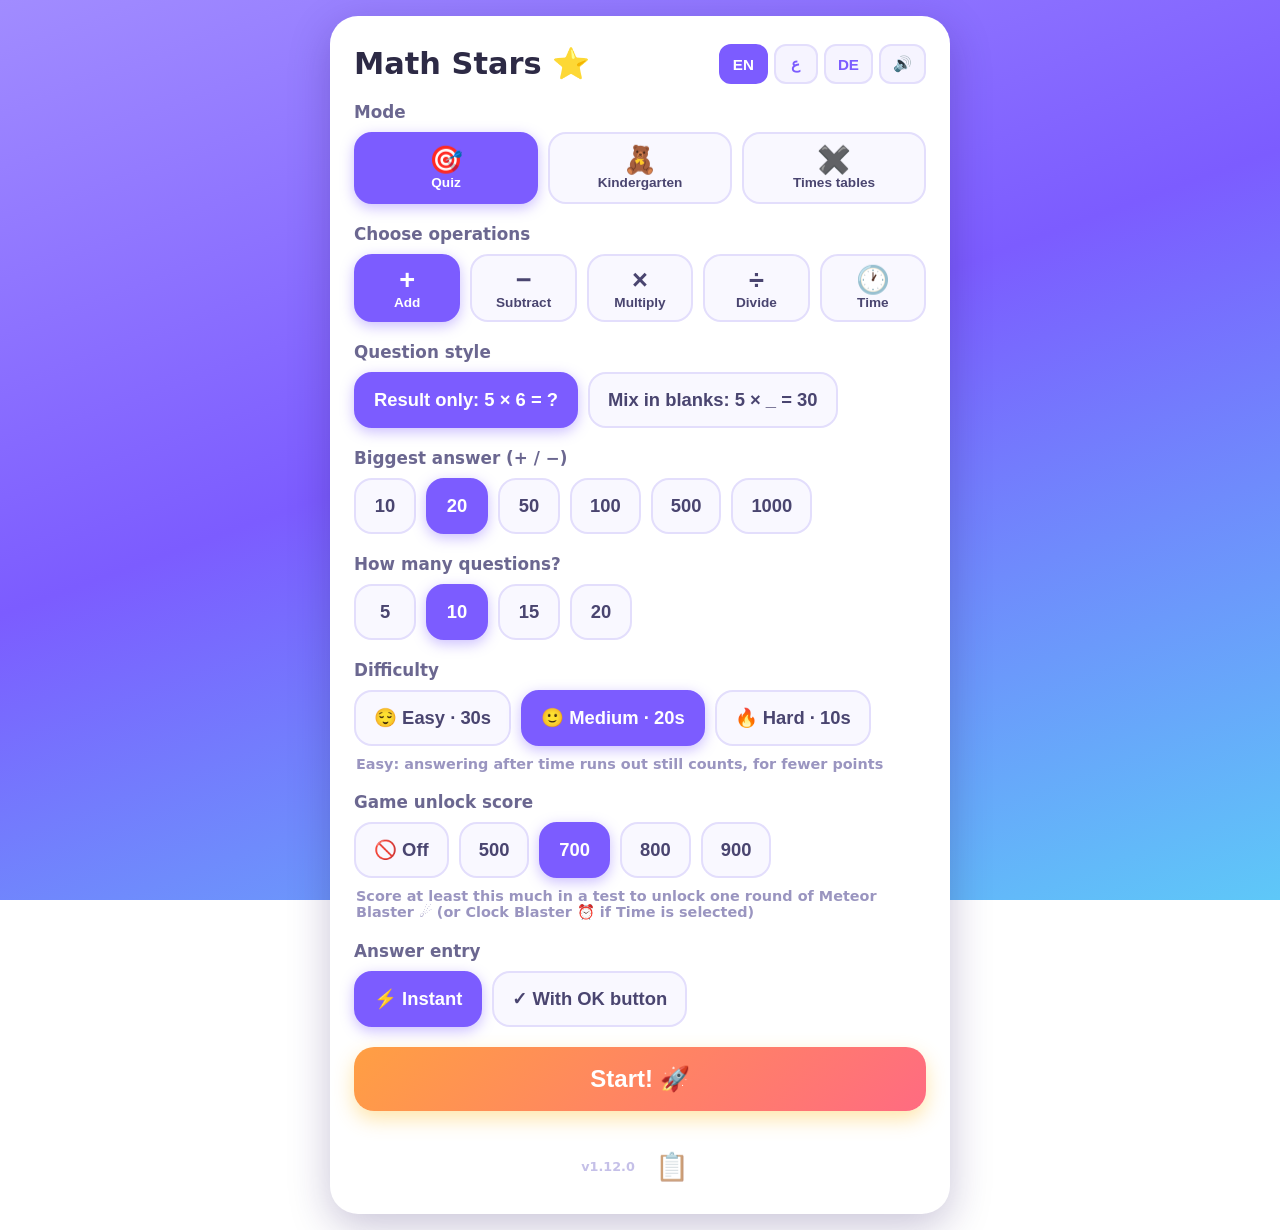
<file: index.html>
<!DOCTYPE html>
<html lang="en" dir="ltr">
<head>
  <meta charset="UTF-8">
  <meta name="viewport" content="width=device-width, initial-scale=1.0, maximum-scale=1.0, user-scalable=no, viewport-fit=cover">
  <title>Math Stars</title>
  <link rel="manifest" href="manifest.json">
  <link rel="stylesheet" href="style.css?v=1.12.0">
  <link rel="icon" href="icon.svg" type="image/svg+xml">
  <link rel="apple-touch-icon" href="icon-192.png">
  <meta name="apple-mobile-web-app-capable" content="yes">
  <meta name="mobile-web-app-capable" content="yes">
  <meta name="apple-mobile-web-app-status-bar-style" content="default">
  <meta name="apple-mobile-web-app-title" content="Math Stars">
  <meta name="theme-color" content="#7c5cff">
</head>
<body>

  <!-- ============ SETUP SCREEN ============ -->
  <section id="screen-setup" class="screen active">
    <div class="card">
      <div class="setup-top">
        <h1 id="t-title">Math Stars ⭐</h1>
        <div class="lang-row" id="lang-row">
          <button class="lang-chip" data-lang="en" type="button">EN</button>
          <button class="lang-chip" data-lang="ar" type="button">ع</button>
          <button class="lang-chip" data-lang="de" type="button">DE</button>
          <button class="lang-chip sound-btn" id="btn-sound" type="button">🔊</button>
        </div>
      </div>

      <div class="setup-group">
        <h2 id="t-mode">Mode</h2>
        <div class="chip-row" id="mode-row">
          <button class="chip op-chip mode-chip" data-mode="test"   type="button"><span class="op-sym">🎯</span><span class="op-name" data-t="modeTest">Quiz</span></button>
          <button class="chip op-chip mode-chip" data-mode="kg"     type="button"><span class="op-sym">🧸</span><span class="op-name" data-t="modeKg">Kindergarten</span></button>
          <button class="chip op-chip mode-chip" data-mode="tables" type="button"><span class="op-sym">✖️</span><span class="op-name" data-t="modeTables">Times tables</span></button>
        </div>
      </div>

      <div class="setup-group" id="ops-group">
        <h2 id="t-ops">Choose operations</h2>
        <div class="chip-row" id="op-row">
          <button class="chip op-chip" data-op="add"  type="button"><span class="op-sym">+</span><span class="op-name" data-t="add">Add</span></button>
          <button class="chip op-chip" data-op="sub"  type="button"><span class="op-sym">−</span><span class="op-name" data-t="sub">Subtract</span></button>
          <button class="chip op-chip" data-op="mul"  type="button"><span class="op-sym">×</span><span class="op-name" data-t="mul">Multiply</span></button>
          <button class="chip op-chip" data-op="div"  type="button"><span class="op-sym">÷</span><span class="op-name" data-t="div">Divide</span></button>
          <button class="chip op-chip" data-op="time" type="button"><span class="op-sym">🕐</span><span class="op-name" data-t="time">Time</span></button>
        </div>
      </div>

      <div class="setup-group" id="kgrange-group" hidden>
        <h2 id="t-kgrange">Biggest answer (+ / −)</h2>
        <div class="chip-row" id="kgrange-row"></div>
      </div>

      <div class="setup-group" id="style-group" hidden>
        <h2 id="t-style">Show questions with</h2>
        <div class="chip-row" id="style-row">
          <button class="chip op-chip" data-style="shapes" type="button"><span class="op-sym">🍎</span><span class="op-name" data-t="shapes">Shapes</span></button>
          <button class="chip op-chip" data-style="digits" type="button"><span class="op-sym">🔢</span><span class="op-name" data-t="digits">Digits</span></button>
        </div>
      </div>

      <div class="setup-group" id="kgsize-group" hidden>
        <h2 id="t-kgsize">Shape size</h2>
        <div class="chip-row" id="kgsize-row">
          <button class="chip" data-kgsize="s" type="button" data-t="sizeS">Small</button>
          <button class="chip" data-kgsize="m" type="button" data-t="sizeM">Medium</button>
          <button class="chip" data-kgsize="l" type="button" data-t="sizeL">Large</button>
        </div>
      </div>

      <div class="setup-group" id="kgtimer-group" hidden>
        <h2 id="t-kgtimer">Timer</h2>
        <div class="chip-row" id="kgtimer-row">
          <button class="chip" data-kgtimer="1" type="button" data-t="timerOn">⏱️ On</button>
          <button class="chip" data-kgtimer="0" type="button" data-t="timerOff">🚫 Off</button>
        </div>
      </div>

      <div class="setup-group" id="qformat-group" hidden>
        <h2 id="t-qformat">Question style</h2>
        <div class="chip-row" id="qformat-row">
          <button class="chip" data-qformat="result" type="button" dir="ltr" data-t="fmtResult">Result only: 5 × 6 = ?</button>
          <button class="chip" data-qformat="mixed" type="button" dir="ltr" data-t="fmtMixed">Mix in blanks: 5 × _ = 30</button>
        </div>
      </div>

      <div class="setup-group" id="range-group" hidden>
        <h2 id="t-range">Biggest answer (+ / −)</h2>
        <div class="chip-row" id="range-row"></div>
      </div>

      <div class="setup-group" id="tables-group" hidden>
        <h2 id="t-tables">Numbers to practice (× / ÷)</h2>
        <div class="chip-row tables" id="tables-row"></div>
        <p class="group-note" id="tables-note" hidden>In order: ×1 … ×10</p>
      </div>

      <div class="setup-group" id="factor-group" hidden>
        <h2 id="t-factor">Multiplication up to</h2>
        <div class="chip-row" id="factor-row">
          <button class="chip" data-factor="10" type="button" dir="ltr">× 1–10</button>
          <button class="chip" data-factor="12" type="button" dir="ltr">× 1–12</button>
        </div>
      </div>

      <div class="setup-group" id="timelevel-group" hidden>
        <h2 id="t-timelevel">Clock difficulty</h2>
        <div class="chip-row" id="timelevel-row">
          <button class="chip" data-timelevel="1" type="button" data-t="level1">Easy: 00 15 30 45</button>
          <button class="chip" data-timelevel="2" type="button" data-t="level2">Every 5 minutes</button>
        </div>
      </div>

      <div class="setup-group" id="clockmode-group" hidden>
        <h2 id="t-clockmode">Clock type</h2>
        <div class="chip-row" id="clockmode-row">
          <button class="chip" data-cmode="12" type="button" data-t="c12">12-hour</button>
          <button class="chip" data-cmode="24" type="button" data-t="c24">24-hour</button>
          <button class="chip" data-cmode="dual" type="button" data-t="cDual">Two answers</button>
        </div>
      </div>

      <div class="setup-group" id="clocktask-group" hidden>
        <h2 id="t-clocktask">Clock questions</h2>
        <div class="chip-row" id="clocktask-row">
          <button class="chip" data-ctask="read" type="button" data-t="taskRead">Read the clock</button>
          <button class="chip" data-ctask="shift" type="button" data-t="taskShift">Add &amp; subtract hours</button>
          <button class="chip" data-ctask="both" type="button" data-t="taskBoth">Both</button>
        </div>
      </div>

      <div class="setup-group" id="timeinput-group" hidden>
        <h2 id="t-timeinput">Answer the time by</h2>
        <div class="chip-row" id="timeinput-row">
          <button class="chip" data-timeinput="pick" type="button" data-t="inputPick">Picking buttons</button>
          <button class="chip" data-timeinput="type" type="button" data-t="inputType">Typing</button>
        </div>
      </div>

      <div class="setup-group" id="count-group">
        <h2 id="t-count">How many questions?</h2>
        <div class="chip-row" id="count-row"></div>
      </div>

      <div class="setup-group" id="diff-group">
        <h2 id="t-diff">Difficulty</h2>
        <div class="chip-row" id="diff-row">
          <button class="chip" data-diff="easy"   type="button" data-t="diffEasy">😌 Easy · 30s</button>
          <button class="chip" data-diff="medium" type="button" data-t="diffMed">🙂 Medium · 20s</button>
          <button class="chip" data-diff="hard"   type="button" data-t="diffHard">🔥 Hard · 10s</button>
        </div>
        <p class="group-note" id="diff-note"></p>
      </div>

      <div class="setup-group" id="game-group">
        <h2 id="t-game">Game unlock score</h2>
        <div class="chip-row" id="game-row">
          <button class="chip" data-game="0" type="button" data-t="gameOff">🚫 Off</button>
          <button class="chip" data-game="500" type="button" dir="ltr">500</button>
          <button class="chip" data-game="700" type="button" dir="ltr">700</button>
          <button class="chip" data-game="800" type="button" dir="ltr">800</button>
          <button class="chip" data-game="900" type="button" dir="ltr">900</button>
        </div>
        <p class="group-note" id="game-note"></p>
      </div>

      <div class="setup-group" id="auto-group">
        <h2 id="t-auto">Answer entry</h2>
        <div class="chip-row" id="auto-row">
          <button class="chip" data-auto="1" type="button" data-t="autoOn">⚡ Instant</button>
          <button class="chip" data-auto="0" type="button" data-t="autoOff">✓ With OK</button>
        </div>
      </div>

      <button id="btn-start" class="big-btn" type="button" disabled>Start! 🚀</button>
      <p id="setup-hint" class="hint"></p>
      <div class="footer-row" dir="ltr">
        <p class="version" id="app-version"></p>
        <button id="btn-parent" class="parent-btn" type="button" title="Hold to open the mistakes log">📋</button>
        <span class="parent-hint" id="parent-hint" hidden>Hold to open</span>
      </div>
    </div>
  </section>

  <!-- ============ PARENT MISTAKES LOG (long-press 📋 to open; popup, not a screen) ============ -->
  <div class="modal-overlay" id="mistakes-modal" hidden>
    <div class="modal-backdrop" id="mistakes-backdrop"></div>
    <div class="card mistakes-card modal-card">
      <div class="setup-top">
        <h1 id="t-mistakesTitle">Mistakes Log 📋</h1>
        <button id="btn-mistakes-close" class="quit-btn" type="button">✕</button>
      </div>
      <p class="hint" id="mistakes-empty" hidden></p>
      <ul class="mistake-list" id="mistake-list" dir="ltr"></ul>
      <button id="btn-clear-mistakes" class="big-btn secondary" type="button">Clear log</button>
    </div>
  </div>

  <!-- ============ QUIZ SCREEN ============ -->
  <section id="screen-quiz" class="screen">
    <div class="quiz-wrap" id="quiz-wrap">
      <div class="quiz-top">
        <button id="btn-quit" class="quit-btn" type="button">✕</button>
        <div class="progress-text" id="progress-text" dir="ltr">1 / 10</div>
        <div class="score-pill" id="score-pill" dir="ltr">⭐ 0</div>
      </div>

      <div class="timebar-row" id="timebar-row" dir="ltr">
        <div class="timebar-track"><div class="timebar" id="timebar"></div></div>
        <div class="time-left" id="time-left">10</div>
      </div>

      <div class="question-area">
        <div class="question" id="question" dir="ltr">7 × 8 = ?</div>
        <div class="clock-wrap" id="clock" hidden></div>
        <div class="daypart" id="daypart" hidden></div>
        <div class="answer-box" id="answer-box" dir="ltr">&nbsp;</div>
        <div class="feedback" id="feedback"></div>
      </div>

      <div class="numpad" id="numpad" dir="ltr">
        <button class="key" data-key="1" type="button">1</button>
        <button class="key" data-key="2" type="button">2</button>
        <button class="key" data-key="3" type="button">3</button>
        <button class="key" data-key="4" type="button">4</button>
        <button class="key" data-key="5" type="button">5</button>
        <button class="key" data-key="6" type="button">6</button>
        <button class="key" data-key="7" type="button">7</button>
        <button class="key" data-key="8" type="button">8</button>
        <button class="key" data-key="9" type="button">9</button>
        <button class="key key-back" data-key="back" type="button">⌫</button>
        <button class="key key-zero" data-key="0" type="button">0</button>
        <button class="key key-ok" data-key="ok" type="button">✓</button>
      </div>

      <div class="time-pick" id="time-pick" hidden dir="ltr">
        <div class="pick-label" id="t-hours">Hours</div>
        <div class="pick-row hourcol" id="hour-row"></div>
        <div class="pick-label" id="t-minutes">Minutes</div>
        <div class="pick-row minutecol" id="minute-row"></div>
        <button class="key key-ok pick-ok" id="pick-ok" type="button" disabled>✓</button>
      </div>
    </div>
  </section>

  <!-- ============ RESULTS SCREEN ============ -->
  <section id="screen-results" class="screen">
    <div class="card results-card">
      <div class="stars" id="stars">⭐⭐⭐</div>
      <h1 id="t-score">Your score</h1>
      <div class="final-score" id="final-score" dir="ltr">850 <span class="of-1000">/ 1000</span></div>
      <div class="sub-score" id="sub-score" dir="ltr">✓ 9 / 10</div>
      <div class="best-line" id="best-line"></div>
      <p class="cheer" id="cheer"></p>

      <div class="missed" id="missed-wrap" hidden>
        <h2 id="t-review">Review these</h2>
        <ul id="missed-list" dir="ltr"></ul>
      </div>

      <button id="btn-play-game" class="big-btn game-btn" type="button" hidden>🎮 Play Meteor Blaster!</button>
      <button id="btn-again" class="big-btn" type="button">Play again 🔁</button>
      <button id="btn-settings" class="big-btn secondary" type="button">Change settings ⚙️</button>
    </div>
  </section>

  <!-- ============ METEOR GAME SCREEN ============ -->
  <section id="screen-game" class="screen">
    <div class="game-wrap">
      <div class="quiz-top">
        <button id="btn-game-quit" class="quit-btn" type="button">✕</button>
        <div class="progress-text" id="game-lives" dir="ltr">❤️❤️❤️</div>
        <div class="score-pill" id="game-score" dir="ltr">☄️ 0</div>
      </div>

      <div class="sky" id="sky" dir="ltr">
        <div class="game-over" id="game-over" hidden>
          <div class="go-title" id="go-title">Game over! ☄️</div>
          <div class="go-score" id="go-score" dir="ltr">0</div>
          <div class="best-line" id="go-best"></div>
          <button class="big-btn" id="btn-game-done" type="button">OK</button>
        </div>
      </div>

      <div class="answer-box game-entry" id="game-entry" dir="ltr">&nbsp;</div>

      <div class="numpad game-pad" id="game-numpad" dir="ltr">
        <button class="key" data-key="1" type="button">1</button>
        <button class="key" data-key="2" type="button">2</button>
        <button class="key" data-key="3" type="button">3</button>
        <button class="key" data-key="4" type="button">4</button>
        <button class="key" data-key="5" type="button">5</button>
        <button class="key" data-key="6" type="button">6</button>
        <button class="key" data-key="7" type="button">7</button>
        <button class="key" data-key="8" type="button">8</button>
        <button class="key" data-key="9" type="button">9</button>
        <button class="key key-back" data-key="back" type="button">⌫</button>
        <button class="key key-zero" data-key="0" type="button">0</button>
      </div>

      <div class="game-pick" id="game-pick" dir="ltr" hidden>
        <div class="pick-row hourcol game-hour-pick" id="game-hour-row"></div>
        <div class="pick-row hourcol game-hour-pick" id="game-hour-row2"></div>
        <div class="pick-row minutecol" id="game-minute-row"></div>
      </div>
    </div>
  </section>

  <script src="app.js?v=1.12.0"></script>
</body>
</html>
</file>
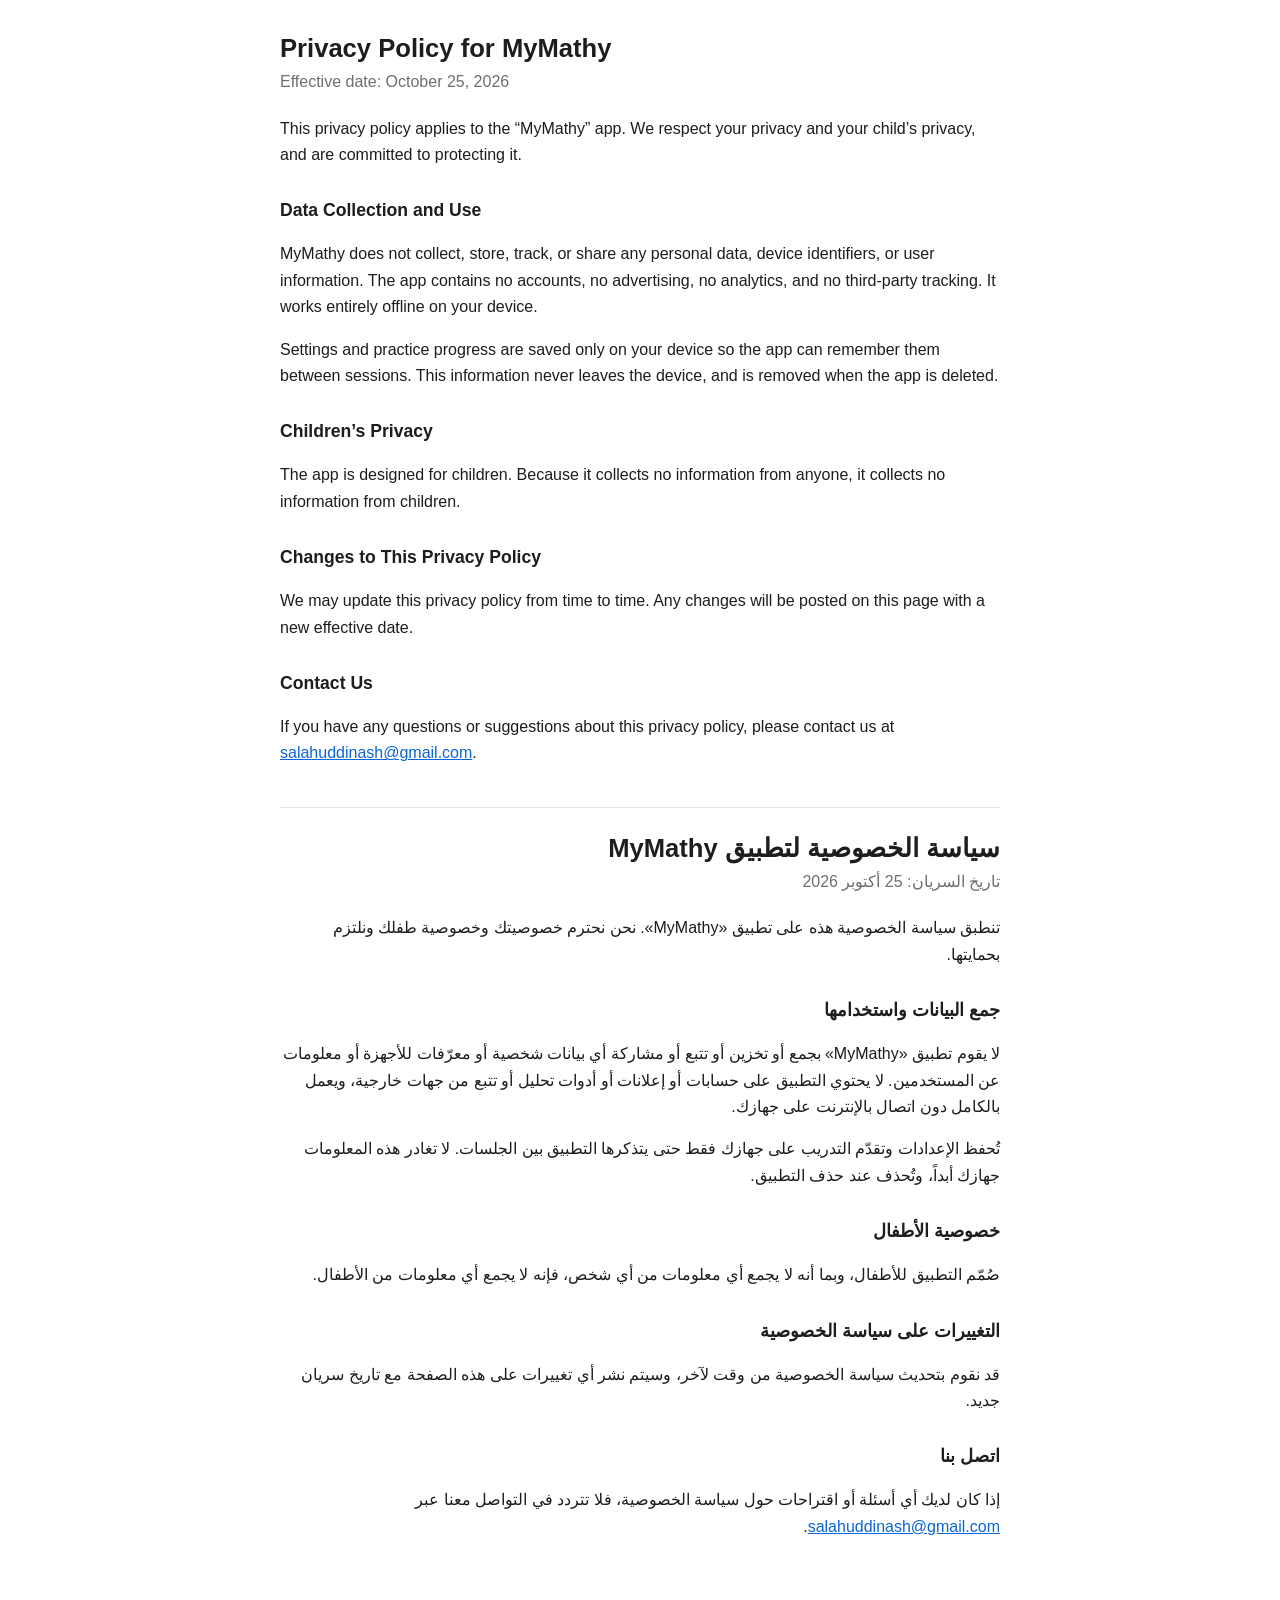
<file: privacy.html>
<!doctype html>
<html lang="en">
<head>
<meta charset="utf-8">
<meta name="viewport" content="width=device-width, initial-scale=1">
<title>MyMathy Privacy Policy</title>
<style>
  :root { color-scheme: light dark; --bg:#fff; --fg:#1d1d1f; --muted:#6e6e73; --line:#e5e5ea; }
  @media (prefers-color-scheme: dark) { :root { --bg:#111; --fg:#f2f2f7; --muted:#a1a1a6; --line:#2c2c2e; } }
  body { margin:0; background:var(--bg); color:var(--fg); font:16px/1.65 -apple-system, BlinkMacSystemFont, "Segoe UI", Tahoma, sans-serif; }
  main { max-width:720px; margin:0 auto; padding:32px 16px 64px; }
  section + section { border-top:1px solid var(--line); margin-top:40px; padding-top:24px; }
  h1 { font-size:1.6rem; line-height:1.3; margin:0 0 4px; }
  h2 { font-size:1.1rem; margin:28px 0 6px; }
  .date { color:var(--muted); margin:0 0 20px; }
  a { color:#0a66d8; }
</style>
</head>
<body>
<main>
<section lang="en" dir="ltr">
  <h1>Privacy Policy for MyMathy</h1>
  <p class="date">Effective date: October 25, 2026</p>
  <p>This privacy policy applies to the &ldquo;MyMathy&rdquo; app. We respect your privacy and your child&rsquo;s privacy, and are committed to protecting it.</p>
  <h2>Data Collection and Use</h2>
  <p>MyMathy does not collect, store, track, or share any personal data, device identifiers, or user information. The app contains no accounts, no advertising, no analytics, and no third-party tracking. It works entirely offline on your device.</p>
  <p>Settings and practice progress are saved only on your device so the app can remember them between sessions. This information never leaves the device, and is removed when the app is deleted.</p>
  <h2>Children&rsquo;s Privacy</h2>
  <p>The app is designed for children. Because it collects no information from anyone, it collects no information from children.</p>
  <h2>Changes to This Privacy Policy</h2>
  <p>We may update this privacy policy from time to time. Any changes will be posted on this page with a new effective date.</p>
  <h2>Contact Us</h2>
  <p>If you have any questions or suggestions about this privacy policy, please contact us at <a href="mailto:salahuddinash@gmail.com">salahuddinash@gmail.com</a>.</p>
</section>

<section lang="ar" dir="rtl">
  <h1>سياسة الخصوصية لتطبيق MyMathy</h1>
  <p class="date">تاريخ السريان: 25 أكتوبر 2026</p>
  <p>تنطبق سياسة الخصوصية هذه على تطبيق &laquo;MyMathy&raquo;. نحن نحترم خصوصيتك وخصوصية طفلك ونلتزم بحمايتها.</p>
  <h2>جمع البيانات واستخدامها</h2>
  <p>لا يقوم تطبيق &laquo;MyMathy&raquo; بجمع أو تخزين أو تتبع أو مشاركة أي بيانات شخصية أو معرّفات للأجهزة أو معلومات عن المستخدمين. لا يحتوي التطبيق على حسابات أو إعلانات أو أدوات تحليل أو تتبع من جهات خارجية، ويعمل بالكامل دون اتصال بالإنترنت على جهازك.</p>
  <p>تُحفظ الإعدادات وتقدّم التدريب على جهازك فقط حتى يتذكرها التطبيق بين الجلسات. لا تغادر هذه المعلومات جهازك أبداً، وتُحذف عند حذف التطبيق.</p>
  <h2>خصوصية الأطفال</h2>
  <p>صُمّم التطبيق للأطفال، وبما أنه لا يجمع أي معلومات من أي شخص، فإنه لا يجمع أي معلومات من الأطفال.</p>
  <h2>التغييرات على سياسة الخصوصية</h2>
  <p>قد نقوم بتحديث سياسة الخصوصية من وقت لآخر، وسيتم نشر أي تغييرات على هذه الصفحة مع تاريخ سريان جديد.</p>
  <h2>اتصل بنا</h2>
  <p>إذا كان لديك أي أسئلة أو اقتراحات حول سياسة الخصوصية، فلا تتردد في التواصل معنا عبر <a href="mailto:salahuddinash@gmail.com">salahuddinash@gmail.com</a>.</p>
</section>
</main>
</body>
</html>
</file>
<file: style.css>
/* ============ base ============ */
* { box-sizing: border-box; -webkit-tap-highlight-color: transparent; touch-action: manipulation; }
html, body { height: 100%; margin: 0; }
body {
  font-family: -apple-system, "SF Pro Rounded", "Segoe UI", system-ui, sans-serif;
  background: linear-gradient(160deg, #a18cff 0%, #7c5cff 45%, #5ec8f8 100%);
  background-attachment: fixed;
  color: #2d2a45;
  user-select: none;
  -webkit-user-select: none;
}

.screen { display: none; min-height: 100dvh; padding: max(16px, env(safe-area-inset-top)) 16px max(16px, env(safe-area-inset-bottom)); align-items: center; justify-content: center; }
.screen.active { display: flex; }

.card {
  background: #ffffff;
  border-radius: 28px;
  padding: 28px 24px;
  width: 100%;
  max-width: 620px;
  box-shadow: 0 12px 40px rgba(40, 20, 100, .25);
}

h1 { font-size: 1.9rem; margin: 0; }
h2 { font-size: 1.05rem; margin: 0 0 10px; color: #6b6790; font-weight: 600; }

/* ============ setup ============ */
.setup-top { display: flex; align-items: center; justify-content: space-between; margin-bottom: 18px; gap: 10px; }
.lang-row { display: flex; gap: 6px; }
.lang-chip {
  border: 2px solid #e3defc; background: #f6f4ff; color: #7c5cff;
  border-radius: 12px; padding: 8px 12px; font-size: .95rem; font-weight: 700; cursor: pointer;
  min-width: 44px; min-height: 40px;
}
.lang-chip.selected { background: #7c5cff; border-color: #7c5cff; color: #fff; }
.group-note { margin: 10px 2px 0; color: #9a95c0; font-size: .9rem; font-weight: 600; }

.setup-group { margin-bottom: 20px; }
.chip-row { display: flex; flex-wrap: wrap; gap: 10px; }

.chip {
  border: 2.5px solid #e3defc; background: #f9f8ff; color: #4a4570;
  border-radius: 18px; padding: 12px 18px; font-size: 1.15rem; font-weight: 700;
  cursor: pointer; min-width: 62px; min-height: 56px;
  transition: transform .08s, background .15s, border-color .15s;
}
.chip:active { transform: scale(.94); }
.chip.selected { background: #7c5cff; border-color: #7c5cff; color: #fff; box-shadow: 0 4px 14px rgba(124, 92, 255, .4); }

.op-chip { display: flex; flex-direction: column; align-items: center; gap: 2px; flex: 1; min-width: 108px; }
.op-chip[hidden] { display: none; }
.op-sym { font-size: 1.7rem; line-height: 1; }
.op-name { font-size: .85rem; font-weight: 600; }

/* all five operations stay on one line */
#op-row { flex-wrap: nowrap; }
#op-row .op-chip { min-width: 0; flex: 1 1 0; padding: 10px 4px; }
#op-row .op-name { font-size: clamp(.6rem, 2vw, .85rem); }

.chip-row.tables .chip { min-width: 56px; flex: 0 0 auto; }

.big-btn {
  display: block; width: 100%; margin-top: 8px;
  background: linear-gradient(135deg, #ff9f43, #ff6b81);
  color: #fff; border: none; border-radius: 20px;
  padding: 18px; font-size: 1.5rem; font-weight: 800; cursor: pointer;
  box-shadow: 0 8px 20px rgba(255, 197, 66, .45);
  transition: transform .08s, opacity .15s;
}
.big-btn:active { transform: scale(.97); }
.big-btn:disabled { opacity: .4; box-shadow: none; cursor: default; }
.big-btn[hidden] { display: none; }
.big-btn.secondary { background: #f0edff; color: #7c5cff; box-shadow: none; margin-top: 12px; font-size: 1.2rem; padding: 14px; }

.hint { text-align: center; color: #9a95c0; font-size: .9rem; min-height: 1.2em; margin: 12px 0 0; }
.footer-row { display: flex; align-items: center; justify-content: center; gap: 10px; margin-top: 6px; }
.version { text-align: center; color: #c5c0e8; font-size: .8rem; font-weight: 600; margin: 0; }
.parent-btn {
  border: none; background: transparent; color: #d8d3f5; font-size: 1.7rem; line-height: 1;
  padding: 6px 10px; cursor: pointer; opacity: .7; transition: transform .1s, opacity .15s;
  -webkit-user-select: none; user-select: none; touch-action: none;
}
.parent-btn.pressing { opacity: 1; transform: scale(1.3); }
.parent-hint {
  color: #ffd54a; font-size: .8rem; font-weight: 700;
  animation: pop .3s;
}
.parent-hint[hidden] { display: none; }

/* parent mistakes log — a dismissible popup, not a full screen */
.modal-overlay {
  position: fixed; inset: 0; z-index: 60;
  display: flex; align-items: center; justify-content: center; padding: 16px;
}
.modal-overlay[hidden] { display: none; }
.modal-backdrop { position: absolute; inset: 0; background: rgba(20, 10, 50, .55); }
.modal-card { position: relative; z-index: 1; width: 100%; animation: pop .25s; }
.mistakes-card { max-height: 82dvh; display: flex; flex-direction: column; }
.mistake-list { list-style: none; margin: 0; padding: 0; overflow-y: auto; flex: 1; }
.mistake-list li {
  background: #fff7f8; border: 2px solid #ffdbe1; border-radius: 16px;
  padding: 10px 14px; margin-bottom: 10px;
}
.mistake-q { font-size: 1.2rem; font-weight: 800; color: #2d2a45; }
.mistake-line { font-size: .95rem; font-weight: 700; margin-top: 2px; }
.mistake-line.given { color: #e0284a; }
.mistake-line.correct { color: #1da75c; }
.mistake-ts { font-size: .78rem; color: #9a95c0; margin-top: 4px; }

/* ============ quiz ============ */
.quiz-wrap { width: 100%; max-width: 560px; display: flex; flex-direction: column; gap: 14px; height: 100%; max-height: 860px; }

.quiz-top { display: flex; align-items: center; justify-content: space-between; gap: 12px; }
.quit-btn {
  background: rgba(255, 255, 255, .25); color: #fff; border: none;
  width: 44px; height: 44px; border-radius: 14px; font-size: 1.2rem; cursor: pointer;
}
.progress-text { color: #fff; font-size: 1.2rem; font-weight: 800; letter-spacing: .5px; }
.score-pill { background: rgba(255, 255, 255, .25); color: #fff; font-weight: 800; border-radius: 14px; padding: 10px 16px; font-size: 1.1rem; }

.timebar-row { display: flex; align-items: center; gap: 12px; }
.timebar-row[hidden] { display: none; }
.timebar-track { flex: 1; height: 22px; border-radius: 12px; background: rgba(255, 255, 255, .3); overflow: hidden; }
.time-left { color: #fff; font-weight: 800; font-size: 1.35rem; min-width: 2.2ch; text-align: center; font-variant-numeric: tabular-nums; }
.timebar { height: 100%; width: 100%; border-radius: 8px; background: #3ddc84; transition: width .1s linear, background .3s; }
.timebar.warn { background: #ffc542; }
.timebar.danger { background: #ff5c72; }

.question-area {
  background: #fff; border-radius: 24px; padding: 22px 16px;
  text-align: center; box-shadow: 0 10px 30px rgba(40, 20, 100, .2);
}
.question { font-size: clamp(2.4rem, 8vw, 3.6rem); font-weight: 800; letter-spacing: 2px; }
.question.shapes { font-size: 1rem; letter-spacing: 0; }
.shape-q { display: flex; align-items: center; justify-content: center; gap: 10px; flex-wrap: nowrap; }
.shape-group { display: grid; gap: 8px; background: #f6f4ff; border: 2px solid #e3defc; border-radius: 20px; padding: 12px 14px; justify-items: center; flex: 0 0 auto; }
.shape-group span { line-height: 1; }
.shape-q.size-s .shape-group span { font-size: clamp(1.8rem, 5vw, 2.6rem); }
.shape-q.size-m .shape-group span { font-size: clamp(2.3rem, 6.5vw, 3.4rem); }
.shape-q.size-l .shape-group span { font-size: clamp(2.8rem, 8vw, 4.2rem); }
.shape-op { font-size: clamp(2.6rem, 7vw, 3.6rem); font-weight: 800; color: #4a4570; white-space: nowrap; flex: 0 0 auto; }
.daypart { font-size: 1.35rem; font-weight: 800; color: #6b6790; margin-top: 8px; }
.daypart[hidden] { display: none; }
.clock-wrap { display: flex; justify-content: center; margin-top: 8px; }
.clock-wrap svg { width: clamp(160px, 28dvh, 230px); height: auto; }
.clock-wrap[hidden] { display: none; }
.answer-box {
  margin: 14px auto 0; min-height: 64px; max-width: 260px;
  background: #f4f2ff; border: 3px dashed #c9befc; border-radius: 18px;
  font-size: 2.4rem; font-weight: 800; color: #7c5cff;
  display: flex; align-items: center; justify-content: center;
}
.answer-box.correct { background: #e2fbe9; border-color: #3ddc84; color: #1da75c; border-style: solid; animation: pop .35s; }
.answer-box.wrong { background: #ffe6ea; border-color: #ff5c72; color: #e0284a; border-style: solid; animation: shake .4s; }
.feedback { min-height: 1.6em; font-size: 1.25rem; font-weight: 800; margin-top: 10px; color: #6b6790; }
.feedback.good { color: #1da75c; }
.feedback.bad { color: #e0284a; }

@keyframes pop { 40% { transform: scale(1.12); } }
@keyframes shake { 20%, 60% { transform: translateX(-8px); } 40%, 80% { transform: translateX(8px); } }

.numpad {
  display: grid; grid-template-columns: repeat(3, 1fr); gap: 10px;
  margin-top: auto;
}
.key {
  border: none; border-radius: 20px; background: #fff; color: #2d2a45;
  font-size: 2rem; font-weight: 800; padding: 0; height: clamp(58px, 9dvh, 84px);
  cursor: pointer; box-shadow: 0 4px 12px rgba(40, 20, 100, .18);
  transition: transform .06s;
}
.key:active { transform: scale(.93); background: #f0edff; }
.key-back { background: #ffe9d6; color: #e07b1d; }
.key-ok { background: #3ddc84; color: #fff; }
.key-ok:active { background: #2fc973; }
.key-ok:disabled { opacity: .4; }
.numpad[hidden] { display: none; }
/* instant entry: no confirm button needed, 0 takes its slot */
.numpad.no-ok .key-ok { display: none; }
.numpad.no-ok .key-zero { grid-column: span 2; }

/* pick-style time input */
.time-pick { display: flex; flex-direction: column; gap: 8px; margin-top: auto; }
.time-pick[hidden] { display: none; }
.pick-label { color: #fff; font-weight: 800; font-size: .95rem; opacity: .9; }
.pick-row { display: flex; flex-wrap: wrap; gap: 6px; }
.pchip {
  border: none; border-radius: 12px; background: #fff; color: #2d2a45;
  font-size: 1.15rem; font-weight: 800; min-width: 48px; min-height: 46px; padding: 6px 8px;
  cursor: pointer; box-shadow: 0 3px 8px rgba(40, 20, 100, .18);
  transition: transform .06s;
}
.pchip:active { transform: scale(.92); }
.pchip.wrongflash { animation: shake .4s; background: #ffe6ea !important; color: #e0284a !important; }
/* hours and minutes get distinct colors so kids find the right row fast — shared by the quiz picker and the game picker */
.hourcol .pchip { background: #ede9ff; color: #4c3ba8; }
.hourcol .pchip.selected { background: #7c5cff; color: #fff; }
.minutecol .pchip { background: #ffeeda; color: #a05716; }
.minutecol .pchip.selected { background: #f97316; color: #fff; }
#t-hours { color: #d8ceff; }
#t-minutes { color: #ffe3c2; }
.pick-ok { width: 100%; height: 58px; border-radius: 16px; font-size: 1.7rem; }

/* clock questions: clock on one side, answer input on the other — no scrolling */
.quiz-wrap.time-side { display: grid; grid-template-columns: 1fr 1fr; grid-template-rows: auto auto 1fr; gap: 12px; align-items: start; max-width: 760px; }
.quiz-wrap.time-side .quiz-top,
.quiz-wrap.time-side .timebar-row { grid-column: 1 / -1; }
.quiz-wrap.time-side .question-area { grid-column: 1; grid-row: 3; }
.quiz-wrap.time-side .numpad,
.quiz-wrap.time-side .time-pick { grid-column: 2; grid-row: 3; margin-top: 0; }
.quiz-wrap.time-side .clock-wrap svg { width: clamp(150px, 34vw, 240px); }
.quiz-wrap.time-side .numpad .key { height: clamp(50px, 7.5dvh, 72px); }
@media (max-width: 560px) {
  /* narrow screens: fall back to the stacked layout */
  .quiz-wrap.time-side { display: flex; }
}

/* ============ meteor game ============ */
.game-wrap { width: 100%; max-width: 560px; display: flex; flex-direction: column; gap: 12px; height: 100%; min-height: 90dvh; }
.sky {
  position: relative; flex: 1; min-height: 200px;
  background: linear-gradient(180deg, #17123d, #3b2d7a);
  border-radius: 24px; overflow: hidden;
  box-shadow: inset 0 0 40px rgba(0, 0, 0, .3);
}
.meteor {
  position: absolute; display: flex; align-items: center; gap: 6px;
  background: radial-gradient(circle at 35% 30%, #9c7a55 0%, #7a5c40 45%, #4a3626 100%);
  color: #fff; font-weight: 800; font-size: 1.25rem; letter-spacing: 1px;
  padding: 14px 16px; border-radius: 50%;
  box-shadow: 0 0 18px rgba(255, 159, 67, .8), 0 0 4px #ffd54a;
  white-space: nowrap;
}
.meteor.boom { animation: boom .4s forwards; box-shadow: none; background: none; font-size: 2.2rem; }
@keyframes boom { 60% { transform: scale(1.6); opacity: 1; } 100% { transform: scale(2.2); opacity: 0; } }
.sky.clock-sky { background: linear-gradient(180deg, #0f1b3d, #2a3a7a); }
.meteor.clock-meteor {
  background: #fff; width: clamp(112px, 27vw, 172px); height: clamp(112px, 27vw, 172px); padding: 7px;
  box-shadow: 0 0 24px rgba(94, 200, 248, .9), 0 0 7px #fff;
}
.meteor.clock-meteor svg { width: 100%; height: 100%; display: block; }
.meteor.clock-meteor.boom { background: none; box-shadow: none; }

/* game picker: same hour/minute chip rows as the quiz, sized for quick taps mid-game */
.game-pick { display: flex; flex-direction: column; gap: 7px; margin-top: auto; }
.game-pick[hidden] { display: none; }
.game-pick .pick-row { justify-content: center; gap: 5px; }
/* hours split across two rows (1-12, 13-23) so each chip can stay readable */
.game-pick .pchip { min-width: 42px; min-height: 40px; padding: 4px; font-size: 1.05rem; }
.game-pick #game-minute-row .pchip { min-width: 50px; min-height: 46px; font-size: 1.1rem; }
.game-entry { margin: 0 auto; max-width: 220px; min-height: 56px; font-size: 2rem; }
.game-pad .key { height: clamp(46px, 7dvh, 64px); }
.game-pad .key-zero { grid-column: span 2; }
.game-btn { background: linear-gradient(135deg, #7c5cff, #5ec8f8); box-shadow: 0 8px 20px rgba(124, 92, 255, .45); }
.game-over {
  position: absolute; inset: 0; display: flex; flex-direction: column; align-items: center; justify-content: center;
  gap: 10px; background: rgba(23, 18, 61, .88); z-index: 5; padding: 20px; text-align: center;
}
.game-over[hidden] { display: none; }
.go-title { color: #fff; font-size: 1.7rem; font-weight: 800; }
.go-score { color: #ffd54a; font-size: 2.6rem; font-weight: 800; }
.game-over .best-line { color: #c5c0e8; }
.game-over .big-btn { max-width: 220px; }

/* ============ results ============ */
.results-card { text-align: center; }
.stars { font-size: 3.2rem; letter-spacing: 6px; margin-bottom: 6px; animation: pop .6s; }
.final-score { font-size: 3rem; font-weight: 800; color: #7c5cff; margin: 8px 0 2px; }
.of-1000 { font-size: 1.4rem; color: #9a95c0; font-weight: 700; }
.sub-score { font-size: 1.3rem; font-weight: 800; color: #1da75c; margin-bottom: 8px; }
.best-line { font-size: 1.1rem; font-weight: 700; color: #9a95c0; margin-bottom: 8px; }
.best-line.record { color: #e07b1d; font-size: 1.3rem; animation: pop .6s; }
.cheer { font-size: 1.3rem; font-weight: 700; color: #6b6790; margin: 0 0 16px; }

.missed { text-align: start; background: #fff7f8; border: 2px solid #ffdbe1; border-radius: 18px; padding: 14px 18px; margin-bottom: 16px; }
.missed h2 { color: #e0284a; }
.missed ul { margin: 0; padding: 0; list-style: none; font-size: 1.2rem; font-weight: 700; line-height: 1.9; color: #4a4570; }

/* ============ RTL tweaks ============ */
html[dir="rtl"] body { font-family: -apple-system, "Segoe UI", "Geeza Pro", system-ui, sans-serif; }
</file>
